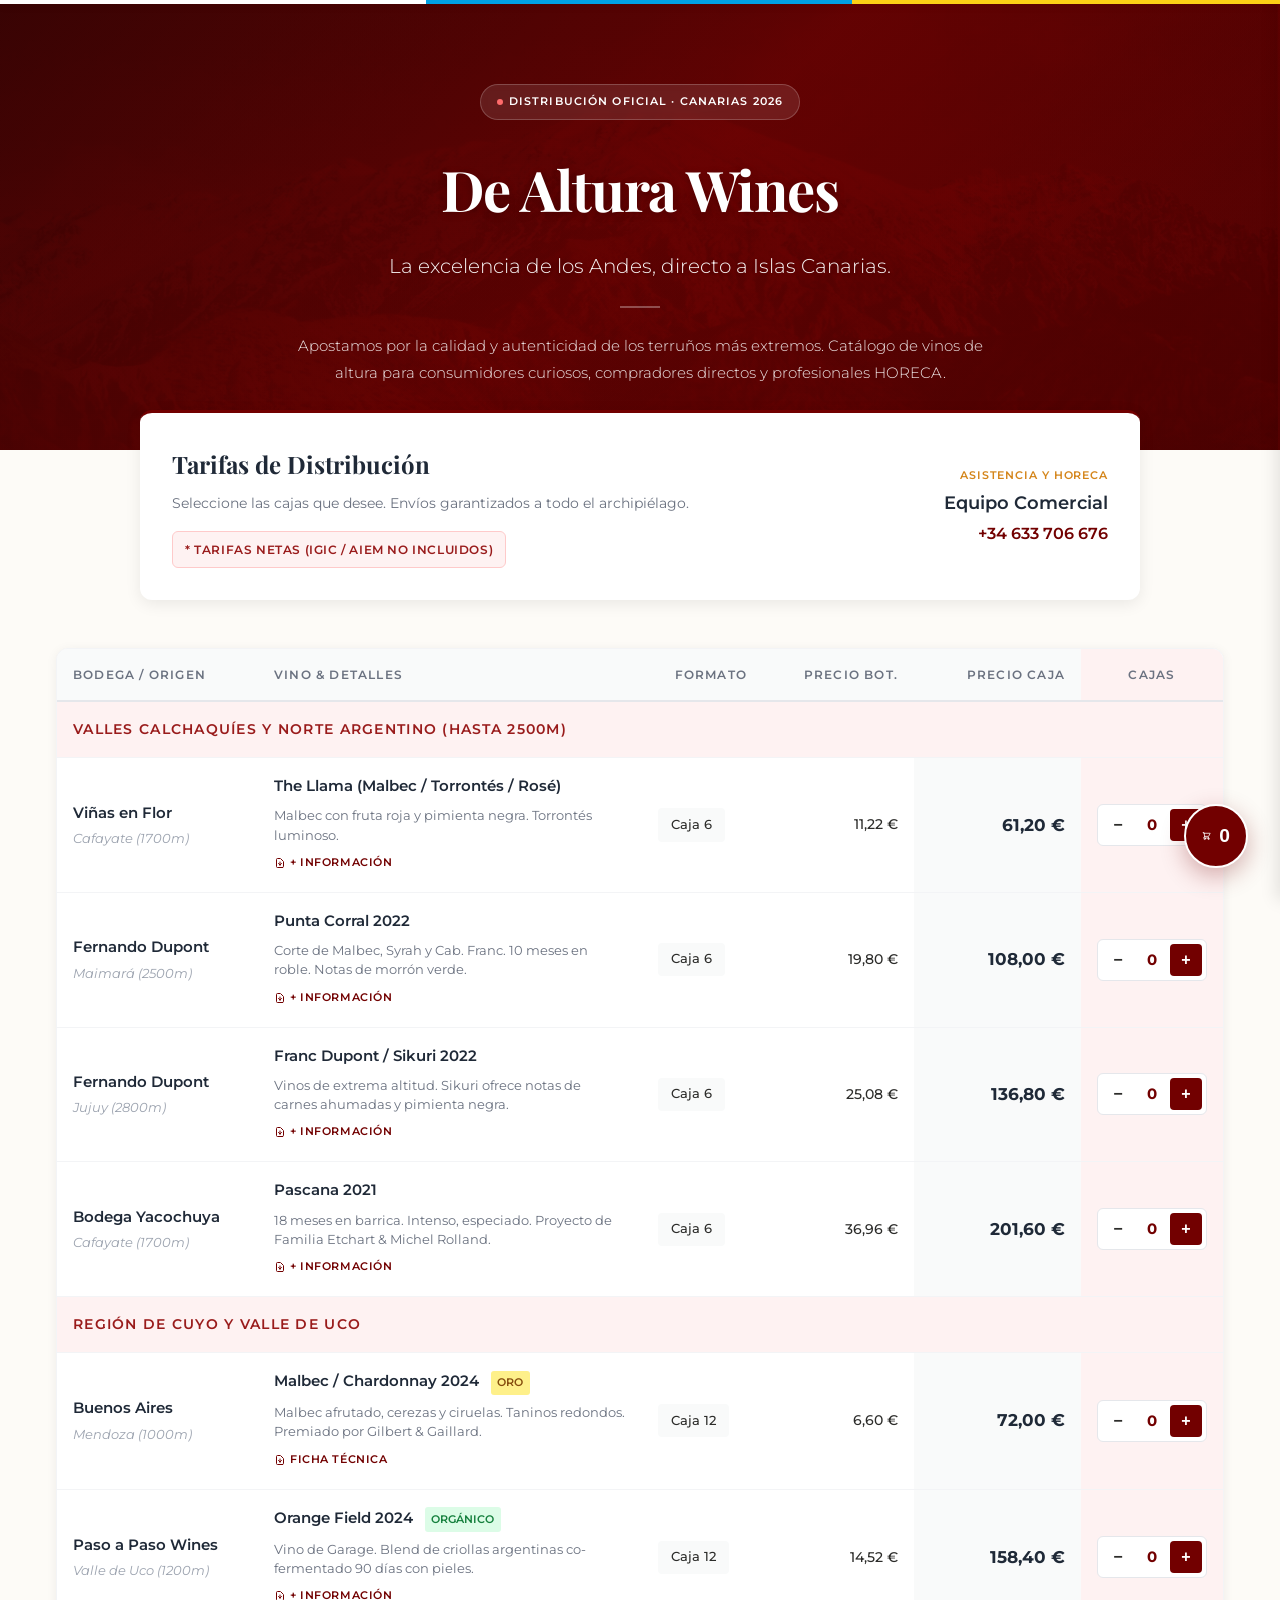
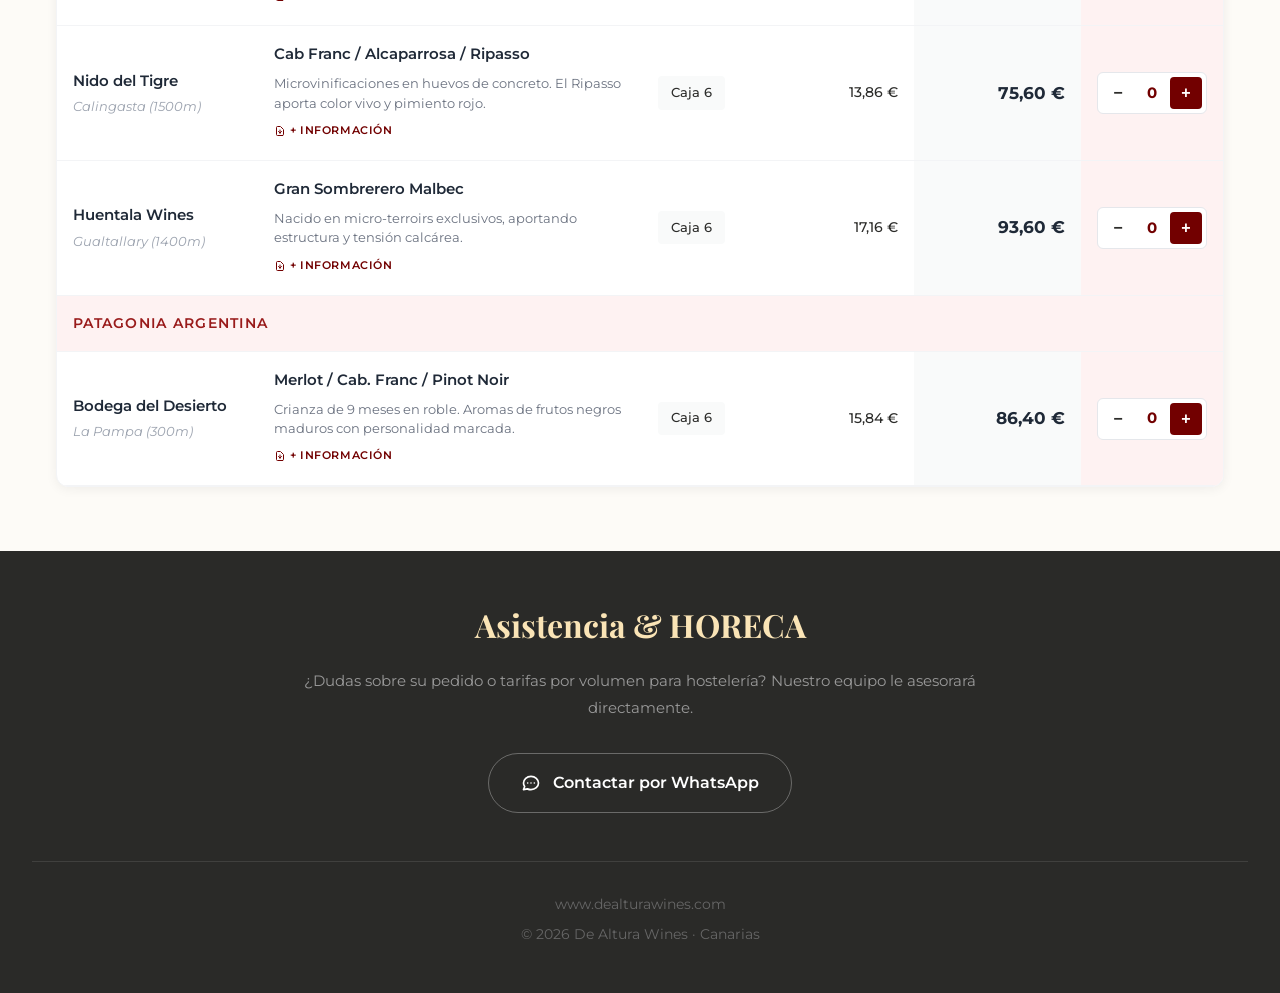
<file: vinosweb/index.html>
<!DOCTYPE html>
<html lang="es">
<head>
    <meta charset="UTF-8">
    <meta name="viewport" content="width=device-width, initial-scale=1.0">
    <title>De Altura Wines | Marketplace Canarias 2026</title>
    <link href="https://fonts.googleapis.com/css2?family=Playfair+Display:wght@400;700&family=Montserrat:wght@300;400;600&display=swap" rel="stylesheet">
    <style>
        * { margin: 0; padding: 0; box-sizing: border-box; }
        
        body {
            font-family: 'Montserrat', sans-serif;
            background-color: #fdfbf7;
            color: #2c2c2a;
            line-height: 1.6;
        }
        
        h1, h2, h3, h4 { font-family: 'Playfair Display', serif; font-weight: 700; }
        
        /* Color System */
        :root {
            --wine-dark: #4a0404;
            --wine-bright: #720000;
            --wine-accent: #a82828;
            --amber-light: #fae4b6;
            --amber-dark: #d4851a;
            --stone-50: #fef9f6;
            --stone-100: #f9fafa;
            --stone-200: #f3f4f6;
            --stone-400: #9ca3af;
            --stone-500: #6b7280;
            --stone-900: #1f2937;
            --red-50: #fef2f2;
            --red-100: #fee2e2;
            --red-800: #991b1b;
        }
        
        /* Canarias Flag Bar */
        .canarias-flag-bar {
            height: 4px;
            background: linear-gradient(to right, #ffffff 33.3%, #00a1e4 33.3%, #00a1e4 66.6%, #fcd116 66.6%);
            position: fixed;
            top: 0;
            left: 0;
            right: 0;
            z-index: 100;
            box-shadow: 0 2px 8px rgba(0,0,0,0.08);
        }
        
        /* Header */
        .wine-header {
            background: linear-gradient(135deg, var(--wine-dark) 0%, var(--wine-bright) 100%);
            color: white;
            padding: 5rem 2rem 4rem;
            margin-top: 4px;
            position: relative;
            overflow: hidden;
            background-attachment: fixed;
            background-size: cover;
            background-position: center top;
        }
        
        .wine-header::before {
            content: '';
            position: absolute;
            inset: 0;
            background-image: url('imagenes/andes-hero.png');
            background-size: cover;
            background-position: center;
            opacity: 0.15;
            mix-blend-mode: overlay;
        }
        
        .wine-header::after {
            content: '';
            position: absolute;
            inset: 0;
            background: linear-gradient(135deg, rgba(42, 2, 2, 0.5) 0%, rgba(114, 0, 0, 0.3) 50%, rgba(42, 2, 2, 0.4) 100%);
        }
        
        .header-content {
            max-width: 900px;
            margin: 0 auto;
            position: relative;
            z-index: 10;
            text-align: center;
        }
        
        .header-badge {
            display: inline-flex;
            align-items: center;
            gap: 6px;
            padding: 0.5rem 1rem;
            background: rgba(255, 255, 255, 0.1);
            border: 1px solid rgba(255, 255, 255, 0.2);
            border-radius: 20px;
            font-size: 0.7rem;
            font-weight: 600;
            letter-spacing: 0.1em;
            text-transform: uppercase;
            margin-bottom: 1.5rem;
            backdrop-filter: blur(8px);
        }
        
        .pulse-dot {
            width: 6px;
            height: 6px;
            border-radius: 50%;
            background: #ff6b6b;
            animation: pulse 2s infinite;
        }
        
        @keyframes pulse {
            0%, 100% { opacity: 1; }
            50% { opacity: 0.5; }
        }
        
        .header-badge span { display: inline; }
        
        .header-title {
            font-size: 3.5rem;
            font-weight: 700;
            margin-bottom: 1rem;
            letter-spacing: -0.02em;
            text-shadow: 0 2px 8px rgba(0,0,0,0.2);
        }
        
        @media (max-width: 768px) {
            .header-title { font-size: 2.5rem; }
        }
        
        .header-subtitle {
            font-size: 1.25rem;
            font-weight: 300;
            opacity: 0.95;
            max-width: 600px;
            margin: 0 auto 1.5rem;
            text-shadow: 0 1px 4px rgba(0,0,0,0.2);
        }
        
        .header-divider {
            width: 40px;
            height: 2px;
            background: rgba(255, 255, 255, 0.3);
            margin: 1.5rem auto;
        }
        
        .header-description {
            font-size: 0.95rem;
            font-weight: 300;
            max-width: 700px;
            margin: 0 auto;
            opacity: 0.9;
            line-height: 1.8;
        }
        
        /* Info Card */
        .info-card {
            background: white;
            border-radius: 12px;
            box-shadow: 0 4px 16px rgba(0,0,0,0.08);
            padding: 2rem;
            max-width: 1000px;
            margin: -40px auto 0;
            position: relative;
            z-index: 20;
            display: grid;
            grid-template-columns: 1fr auto;
            gap: 2rem;
            align-items: center;
            border-top: 3px solid var(--wine-bright);
        }
        
        @media (max-width: 768px) {
            .info-card {
                grid-template-columns: 1fr;
                margin: -30px 1rem 0;
            }
        }
        
        .info-content h2 {
            font-size: 1.5rem;
            margin-bottom: 0.5rem;
            color: var(--stone-900);
        }
        
        .info-content p {
            color: var(--stone-500);
            font-size: 0.9rem;
            margin-bottom: 1rem;
        }
        
        .info-badge {
            display: inline-block;
            background: var(--red-50);
            color: var(--red-800);
            font-size: 0.75rem;
            font-weight: 600;
            padding: 0.5rem 0.75rem;
            border-radius: 6px;
            border: 1px solid #fecaca;
            text-transform: uppercase;
            letter-spacing: 0.05em;
        }
        
        .contact-block {
            text-align: right;
        }
        
        .contact-label {
            font-size: 0.7rem;
            text-transform: uppercase;
            color: var(--amber-dark);
            font-weight: 600;
            letter-spacing: 0.08em;
            margin-bottom: 0.25rem;
        }
        
        .contact-name {
            font-size: 1.1rem;
            font-weight: 600;
            color: var(--stone-900);
            margin-bottom: 0.25rem;
        }
        
        .contact-phone {
            font-size: 1rem;
            color: var(--wine-bright);
            font-weight: 600;
        }
        
        /* Main Content */
        main {
            max-width: 1200px;
            margin: 3rem auto;
            padding: 0 1rem;
        }
        
        .catalog-wrapper {
            background: white;
            border-radius: 12px;
            box-shadow: 0 2px 12px rgba(0,0,0,0.06);
            overflow: hidden;
            border: 1px solid #f3f4f6;
        }
        
        /* Table Styles */
        .table-container {
            overflow-x: auto;
        }
        
        table {
            width: 100%;
            border-collapse: collapse;
            min-width: 1000px;
        }
        
        thead {
            background: var(--stone-100);
            border-bottom: 2px solid #e5e7eb;
        }
        
        th {
            padding: 1rem;
            text-align: left;
            font-size: 0.75rem;
            font-weight: 600;
            text-transform: uppercase;
            letter-spacing: 0.1em;
            color: var(--stone-500);
        }
        
        tbody tr {
            border-bottom: 1px solid var(--stone-200);
            transition: background-color 0.2s ease;
        }
        
        tbody tr:hover {
            background-color: var(--stone-50);
        }
        
        tbody tr.selected-row {
            background-color: var(--red-50);
        }
        
        td {
            padding: 1rem;
            vertical-align: middle;
            font-size: 0.9rem;
        }
        
        .region-header {
            background-color: var(--red-50);
            color: var(--red-800);
            font-weight: 600;
            text-transform: uppercase;
            letter-spacing: 0.1em;
            font-size: 0.8rem;
            padding: 0.75rem 1rem;
        }
        
        .bodega-name {
            font-weight: 600;
            color: var(--stone-900);
            font-size: 0.95rem;
        }
        
        .bodega-location {
            color: var(--stone-400);
            font-size: 0.8rem;
            font-style: italic;
            margin-top: 0.25rem;
        }
        
        .wine-name {
            font-weight: 600;
            color: var(--stone-900);
            margin-bottom: 0.5rem;
            font-size: 0.95rem;
        }
        
        .wine-notes {
            font-size: 0.8rem;
            color: var(--stone-500);
            line-height: 1.5;
            margin-bottom: 0.5rem;
        }
        
        .wine-link {
            display: inline-flex;
            align-items: center;
            gap: 4px;
            font-size: 0.7rem;
            font-weight: 600;
            text-transform: uppercase;
            letter-spacing: 0.05em;
            color: var(--wine-bright);
            text-decoration: none;
            transition: color 0.2s;
        }
        
        .wine-link:hover {
            color: var(--wine-dark);
        }
        
        .wine-link svg {
            width: 12px;
            height: 12px;
        }
        
        .format-tag {
            display: inline-block;
            background: var(--stone-100);
            color: var(--stone-600);
            font-size: 0.8rem;
            font-weight: 500;
            padding: 0.4rem 0.8rem;
            border-radius: 4px;
            text-align: center;
        }
        
        .price-bottle {
            text-align: right;
            color: var(--stone-600);
            font-weight: 500;
        }
        
        .price-box {
            text-align: right;
            font-weight: 700;
            color: var(--stone-900);
            font-size: 1.05rem;
            background: var(--stone-100);
            padding: 1rem !important;
        }
        
        .qty-cell {
            text-align: center;
            background: var(--red-50);
            padding: 1rem !important;
        }
        
        .qty-controls {
            display: flex;
            align-items: center;
            justify-content: center;
            gap: 6px;
            background: white;
            border: 1px solid #e5e7eb;
            border-radius: 6px;
            padding: 4px;
            width: fit-content;
            margin: 0 auto;
        }
        
        .qty-btn {
            width: 32px;
            height: 32px;
            border: none;
            background: none;
            font-size: 1rem;
            cursor: pointer;
            color: var(--stone-600);
            border-radius: 4px;
            transition: background-color 0.2s, color 0.2s;
            display: flex;
            align-items: center;
            justify-content: center;
            font-weight: 600;
        }
        
        .qty-btn:hover {
            background-color: var(--stone-200);
        }
        
        .qty-btn.plus {
            background-color: var(--wine-bright);
            color: white;
        }
        
        .qty-btn.plus:hover {
            background-color: var(--wine-dark);
        }
        
        .qty-display {
            font-weight: 700;
            color: var(--wine-bright);
            font-size: 0.95rem;
            width: 24px;
            text-align: center;
        }
        
        /* Cart Button */
        .cart-button {
            position: fixed;
            bottom: 2rem;
            right: 2rem;
            z-index: 50;
            background: var(--wine-bright);
            color: white;
            border: 2px solid white;
            padding: 1rem;
            border-radius: 50%;
            width: 64px;
            height: 64px;
            display: flex;
            align-items: center;
            justify-content: center;
            cursor: pointer;
            box-shadow: 0 8px 24px rgba(114, 0, 0, 0.3);
            transition: transform 0.2s, box-shadow 0.2s;
            font-weight: 700;
            font-size: 1.2rem;
        }
        
        .cart-button:hover {
            transform: scale(1.1);
            box-shadow: 0 12px 32px rgba(114, 0, 0, 0.4);
        }
        
        .cart-button svg {
            width: 24px;
            height: 24px;
            margin-right: 8px;
        }
        
        .cart-count {
            position: absolute;
            top: -8px;
            right: -8px;
            background: #ff6b6b;
            color: white;
            width: 28px;
            height: 28px;
            border-radius: 50%;
            display: flex;
            align-items: center;
            justify-content: center;
            font-size: 0.9rem;
            font-weight: 700;
            border: 2px solid white;
        }
        
        .cart-count.updated {
            animation: bounce 0.4s ease-in-out;
        }
        
        @keyframes bounce {
            0%, 100% { transform: scale(1); }
            50% { transform: scale(1.3); }
        }
        
        /* Cart Drawer */
        .cart-overlay {
            position: fixed;
            inset: 0;
            background: rgba(0,0,0,0.5);
            display: none;
            z-index: 60;
            backdrop-filter: blur(4px);
        }
        
        .cart-overlay.active {
            display: block;
        }
        
        .cart-drawer {
            position: fixed;
            top: 0;
            right: 0;
            height: 100vh;
            width: 100%;
            max-width: 420px;
            background: white;
            z-index: 70;
            transform: translateX(100%);
            transition: transform 0.3s ease-in-out;
            display: flex;
            flex-direction: column;
            box-shadow: -4px 0 16px rgba(0,0,0,0.1);
        }
        
        .cart-drawer.active {
            transform: translateX(0);
        }
        
        .cart-header {
            background: var(--stone-50);
            border-bottom: 1px solid #e5e7eb;
            padding: 1.5rem;
            display: flex;
            justify-content: space-between;
            align-items: center;
        }
        
        .cart-header h2 {
            font-size: 1.5rem;
            margin: 0;
            color: var(--wine-dark);
        }
        
        .close-btn {
            background: none;
            border: none;
            font-size: 2rem;
            color: var(--stone-400);
            cursor: pointer;
            width: 44px;
            height: 44px;
            display: flex;
            align-items: center;
            justify-content: center;
            transition: color 0.2s;
        }
        
        .close-btn:hover {
            color: var(--stone-900);
        }
        
        .cart-items {
            flex: 1;
            overflow-y: auto;
            padding: 1.5rem;
        }
        
        .cart-item {
            display: flex;
            justify-content: space-between;
            align-items: flex-start;
            gap: 1rem;
            padding-bottom: 1rem;
            border-bottom: 1px solid var(--stone-200);
        }
        
        .cart-item:last-child {
            border-bottom: none;
        }
        
        .cart-item-name {
            font-weight: 600;
            color: var(--stone-900);
            font-size: 0.95rem;
            margin-bottom: 0.25rem;
        }
        
        .cart-item-qty {
            font-size: 0.8rem;
            color: var(--amber-dark);
            font-weight: 600;
        }
        
        .cart-item-qty-note {
            font-size: 0.75rem;
            color: var(--stone-400);
        }
        
        .cart-item-price {
            font-weight: 700;
            color: var(--wine-bright);
            font-size: 1rem;
            white-space: nowrap;
        }
        
        .cart-empty {
            text-align: center;
            color: var(--stone-400);
            font-style: italic;
            padding: 3rem 1rem;
        }
        
        .cart-footer {
            background: var(--stone-50);
            border-top: 1px solid #e5e7eb;
            padding: 1.5rem;
        }
        
        .cart-total {
            display: flex;
            justify-content: space-between;
            align-items: center;
            font-size: 1.1rem;
            font-weight: 700;
            color: var(--stone-900);
            margin-bottom: 1rem;
        }
        
        .cart-note {
            font-size: 0.7rem;
            color: var(--stone-500);
            text-transform: uppercase;
            letter-spacing: 0.05em;
            margin-bottom: 1rem;
            line-height: 1.6;
        }
        
        .checkout-btn {
            width: 100%;
            padding: 1rem;
            background: var(--wine-bright);
            color: white;
            border: none;
            border-radius: 8px;
            font-weight: 700;
            font-size: 1rem;
            cursor: pointer;
            transition: background-color 0.2s;
        }
        
        .checkout-btn:hover {
            background-color: var(--wine-dark);
        }
        
        /* Footer */
        footer {
            background: #2a2a28;
            color: white;
            padding: 3rem 2rem;
            margin-top: 4rem;
            text-align: center;
        }
        
        footer h2 {
            font-size: 2rem;
            margin-bottom: 1rem;
            color: var(--amber-light);
        }
        
        footer p {
            color: #999;
            margin-bottom: 2rem;
            max-width: 700px;
            margin-left: auto;
            margin-right: auto;
            font-size: 0.95rem;
            line-height: 1.8;
        }
        
        .whatsapp-btn {
            display: inline-flex;
            align-items: center;
            gap: 12px;
            border: 1px solid rgba(255, 255, 255, 0.3);
            color: white;
            padding: 1rem 2rem;
            border-radius: 40px;
            text-decoration: none;
            font-weight: 600;
            transition: background-color 0.2s;
        }
        
        .whatsapp-btn:hover {
            background-color: rgba(255, 255, 255, 0.1);
        }
        
        .whatsapp-btn svg {
            width: 20px;
            height: 20px;
        }
        
        .footer-bottom {
            margin-top: 3rem;
            padding-top: 2rem;
            border-top: 1px solid rgba(255, 255, 255, 0.1);
            font-size: 0.85rem;
            color: #666;
            display: flex;
            flex-direction: column;
            gap: 0.5rem;
        }
        
        @media (max-width: 768px) {
            .header-title { font-size: 2.2rem; }
            .header-subtitle { font-size: 1.1rem; }
            .table-container { font-size: 0.85rem; }
            th, td { padding: 0.75rem; }
            .cart-drawer {
                max-width: 100%;
            }
        }
    </style>
</head>
<body>
    <!-- Canarias Flag Bar -->
    <div class="canarias-flag-bar"></div>
    
    <!-- Header -->
    <header class="wine-header">
        <div class="header-content">
            <div class="header-badge">
                <span class="pulse-dot"></span>
                <span>Distribución Oficial · Canarias 2026</span>
            </div>
            <h1 class="header-title">De Altura Wines</h1>
            <p class="header-subtitle">La excelencia de los Andes, directo a Islas Canarias.</p>
            <div class="header-divider"></div>
            <p class="header-description">Apostamos por la calidad y autenticidad de los terruños más extremos. Catálogo de vinos de altura para consumidores curiosos, compradores directos y profesionales HORECA.</p>
        </div>
    </header>
    
    <!-- Info Card -->
    <section style="padding: 0 1rem;">
        <div class="info-card">
            <div class="info-content">
                <h2>Tarifas de Distribución</h2>
                <p>Seleccione las cajas que desee. Envíos garantizados a todo el archipiélago.</p>
                <div class="info-badge">* Tarifas netas (IGIC / AIEM no incluidos)</div>
            </div>
            <div class="contact-block">
                <div class="contact-label">Asistencia y HORECA</div>
                <div class="contact-name">Equipo Comercial</div>
                <div class="contact-phone">+34 633 706 676</div>
            </div>
        </div>
    </section>
    
    <!-- Main Catalog -->
    <main>
        <div class="catalog-wrapper">
            <div class="table-container">
                <table id="product-list">
                    <thead>
                        <tr>
                            <th style="width: 18%;">Bodega / Origen</th>
                            <th style="width: 35%;">Vino & Detalles</th>
                            <th style="width: 12%; text-align: center;">Formato</th>
                            <th style="width: 12%; text-align: right;">Precio Bot.</th>
                            <th style="width: 15%; text-align: right; background: var(--stone-100);">Precio Caja</th>
                            <th style="width: 8%; text-align: center; background: var(--red-50);">Cajas</th>
                        </tr>
                    </thead>
                    <tbody>
                        <!-- NORTE -->
                        <tr class="region-header">
                            <td colspan="6">Valles Calchaquíes y Norte Argentino (Hasta 2500m)</td>
                        </tr>
                        
                        <tr data-name="The Llama (Malbec / Torrontés / Rosé)" data-bottle="11.22" data-box="6">
                            <td>
                                <div class="bodega-name">Viñas en Flor</div>
                                <div class="bodega-location">Cafayate (1700m)</div>
                            </td>
                            <td>
                                <div class="wine-name">The Llama (Malbec / Torrontés / Rosé)</div>
                                <div class="wine-notes">Malbec con fruta roja y pimienta negra. Torrontés luminoso.</div>
                                <a href="https://dealturawines.com/es/" target="_blank" class="wine-link">
                                    <svg fill="none" stroke="currentColor" viewBox="0 0 24 24"><path stroke-linecap="round" stroke-linejoin="round" stroke-width="2" d="M12 10v6m0 0l-3-3m3 3l3-3m2 8H7a2 2 0 01-2-2V5a2 2 0 012-2h5.586a1 1 0 01.707.293l5.414 5.414a1 1 0 01.293.707V19a2 2 0 01-2 2z"></path></svg>
                                    + Información
                                </a>
                            </td>
                            <td><span class="format-tag">Caja 6</span></td>
                            <td class="price-bottle">11,22 €</td>
                            <td class="price-box">61,20 €</td>
                            <td class="qty-cell">
                                <div class="qty-controls">
                                    <button class="qty-btn minus" onclick="updateTableQty(this, -1)">−</button>
                                    <span class="qty-display">0</span>
                                    <button class="qty-btn plus" onclick="updateTableQty(this, 1)">+</button>
                                </div>
                            </td>
                        </tr>
                        
                        <tr data-name="Punta Corral 2022" data-bottle="19.80" data-box="6">
                            <td>
                                <div class="bodega-name">Fernando Dupont</div>
                                <div class="bodega-location">Maimará (2500m)</div>
                            </td>
                            <td>
                                <div class="wine-name">Punta Corral 2022</div>
                                <div class="wine-notes">Corte de Malbec, Syrah y Cab. Franc. 10 meses en roble. Notas de morrón verde.</div>
                                <a href="https://dealturawines.com/es/" target="_blank" class="wine-link">
                                    <svg fill="none" stroke="currentColor" viewBox="0 0 24 24"><path stroke-linecap="round" stroke-linejoin="round" stroke-width="2" d="M12 10v6m0 0l-3-3m3 3l3-3m2 8H7a2 2 0 01-2-2V5a2 2 0 012-2h5.586a1 1 0 01.707.293l5.414 5.414a1 1 0 01.293.707V19a2 2 0 01-2 2z"></path></svg>
                                    + Información
                                </a>
                            </td>
                            <td><span class="format-tag">Caja 6</span></td>
                            <td class="price-bottle">19,80 €</td>
                            <td class="price-box">108,00 €</td>
                            <td class="qty-cell">
                                <div class="qty-controls">
                                    <button class="qty-btn minus" onclick="updateTableQty(this, -1)">−</button>
                                    <span class="qty-display">0</span>
                                    <button class="qty-btn plus" onclick="updateTableQty(this, 1)">+</button>
                                </div>
                            </td>
                        </tr>
                        
                        <tr data-name="Franc Dupont / Sikuri 2022" data-bottle="25.08" data-box="6">
                            <td>
                                <div class="bodega-name">Fernando Dupont</div>
                                <div class="bodega-location">Jujuy (2800m)</div>
                            </td>
                            <td>
                                <div class="wine-name">Franc Dupont / Sikuri 2022</div>
                                <div class="wine-notes">Vinos de extrema altitud. Sikuri ofrece notas de carnes ahumadas y pimienta negra.</div>
                                <a href="https://dealturawines.com/es/" target="_blank" class="wine-link">
                                    <svg fill="none" stroke="currentColor" viewBox="0 0 24 24"><path stroke-linecap="round" stroke-linejoin="round" stroke-width="2" d="M12 10v6m0 0l-3-3m3 3l3-3m2 8H7a2 2 0 01-2-2V5a2 2 0 012-2h5.586a1 1 0 01.707.293l5.414 5.414a1 1 0 01.293.707V19a2 2 0 01-2 2z"></path></svg>
                                    + Información
                                </a>
                            </td>
                            <td><span class="format-tag">Caja 6</span></td>
                            <td class="price-bottle">25,08 €</td>
                            <td class="price-box">136,80 €</td>
                            <td class="qty-cell">
                                <div class="qty-controls">
                                    <button class="qty-btn minus" onclick="updateTableQty(this, -1)">−</button>
                                    <span class="qty-display">0</span>
                                    <button class="qty-btn plus" onclick="updateTableQty(this, 1)">+</button>
                                </div>
                            </td>
                        </tr>
                        
                        <tr data-name="Pascana 2021" data-bottle="36.96" data-box="6">
                            <td>
                                <div class="bodega-name">Bodega Yacochuya</div>
                                <div class="bodega-location">Cafayate (1700m)</div>
                            </td>
                            <td>
                                <div class="wine-name">Pascana 2021</div>
                                <div class="wine-notes">18 meses en barrica. Intenso, especiado. Proyecto de Familia Etchart & Michel Rolland.</div>
                                <a href="https://dealturawines.com/es/" target="_blank" class="wine-link">
                                    <svg fill="none" stroke="currentColor" viewBox="0 0 24 24"><path stroke-linecap="round" stroke-linejoin="round" stroke-width="2" d="M12 10v6m0 0l-3-3m3 3l3-3m2 8H7a2 2 0 01-2-2V5a2 2 0 012-2h5.586a1 1 0 01.707.293l5.414 5.414a1 1 0 01.293.707V19a2 2 0 01-2 2z"></path></svg>
                                    + Información
                                </a>
                            </td>
                            <td><span class="format-tag">Caja 6</span></td>
                            <td class="price-bottle">36,96 €</td>
                            <td class="price-box">201,60 €</td>
                            <td class="qty-cell">
                                <div class="qty-controls">
                                    <button class="qty-btn minus" onclick="updateTableQty(this, -1)">−</button>
                                    <span class="qty-display">0</span>
                                    <button class="qty-btn plus" onclick="updateTableQty(this, 1)">+</button>
                                </div>
                            </td>
                        </tr>
                        
                        <!-- CUYO -->
                        <tr class="region-header">
                            <td colspan="6">Región de Cuyo y Valle de Uco</td>
                        </tr>
                        
                        <tr data-name="Malbec / Chardonnay 2024" data-bottle="6.60" data-box="12">
                            <td>
                                <div class="bodega-name">Buenos Aires</div>
                                <div class="bodega-location">Mendoza (1000m)</div>
                            </td>
                            <td>
                                <div class="wine-name">Malbec / Chardonnay 2024 <span style="display: inline-block; background: #fef08a; color: #854d0e; font-size: 0.7rem; padding: 0.2rem 0.4rem; border-radius: 3px; font-weight: 600; margin-left: 0.5rem;">ORO</span></div>
                                <div class="wine-notes">Malbec afrutado, cerezas y ciruelas. Taninos redondos. Premiado por Gilbert & Gaillard.</div>
                                <a href="https://dealturawines.com/es/" target="_blank" class="wine-link">
                                    <svg fill="none" stroke="currentColor" viewBox="0 0 24 24"><path stroke-linecap="round" stroke-linejoin="round" stroke-width="2" d="M12 10v6m0 0l-3-3m3 3l3-3m2 8H7a2 2 0 01-2-2V5a2 2 0 012-2h5.586a1 1 0 01.707.293l5.414 5.414a1 1 0 01.293.707V19a2 2 0 01-2 2z"></path></svg>
                                    Ficha Técnica
                                </a>
                            </td>
                            <td><span class="format-tag">Caja 12</span></td>
                            <td class="price-bottle">6,60 €</td>
                            <td class="price-box">72,00 €</td>
                            <td class="qty-cell">
                                <div class="qty-controls">
                                    <button class="qty-btn minus" onclick="updateTableQty(this, -1)">−</button>
                                    <span class="qty-display">0</span>
                                    <button class="qty-btn plus" onclick="updateTableQty(this, 1)">+</button>
                                </div>
                            </td>
                        </tr>
                        
                        <tr data-name="Orange Field 2024" data-bottle="14.52" data-box="12">
                            <td>
                                <div class="bodega-name">Paso a Paso Wines</div>
                                <div class="bodega-location">Valle de Uco (1200m)</div>
                            </td>
                            <td>
                                <div class="wine-name">Orange Field 2024 <span style="display: inline-block; background: #dcfce7; color: #15803d; font-size: 0.7rem; padding: 0.2rem 0.4rem; border-radius: 3px; font-weight: 600; margin-left: 0.5rem;">ORGÁNICO</span></div>
                                <div class="wine-notes">Vino de Garage. Blend de criollas argentinas co-fermentado 90 días con pieles.</div>
                                <a href="https://dealturawines.com/es/" target="_blank" class="wine-link">
                                    <svg fill="none" stroke="currentColor" viewBox="0 0 24 24"><path stroke-linecap="round" stroke-linejoin="round" stroke-width="2" d="M12 10v6m0 0l-3-3m3 3l3-3m2 8H7a2 2 0 01-2-2V5a2 2 0 012-2h5.586a1 1 0 01.707.293l5.414 5.414a1 1 0 01.293.707V19a2 2 0 01-2 2z"></path></svg>
                                    + Información
                                </a>
                            </td>
                            <td><span class="format-tag">Caja 12</span></td>
                            <td class="price-bottle">14,52 €</td>
                            <td class="price-box">158,40 €</td>
                            <td class="qty-cell">
                                <div class="qty-controls">
                                    <button class="qty-btn minus" onclick="updateTableQty(this, -1)">−</button>
                                    <span class="qty-display">0</span>
                                    <button class="qty-btn plus" onclick="updateTableQty(this, 1)">+</button>
                                </div>
                            </td>
                        </tr>
                        
                        <tr data-name="Cab Franc / Ripasso" data-bottle="13.86" data-box="6">
                            <td>
                                <div class="bodega-name">Nido del Tigre</div>
                                <div class="bodega-location">Calingasta (1500m)</div>
                            </td>
                            <td>
                                <div class="wine-name">Cab Franc / Alcaparrosa / Ripasso</div>
                                <div class="wine-notes">Microvinificaciones en huevos de concreto. El Ripasso aporta color vivo y pimiento rojo.</div>
                                <a href="https://dealturawines.com/es/" target="_blank" class="wine-link">
                                    <svg fill="none" stroke="currentColor" viewBox="0 0 24 24"><path stroke-linecap="round" stroke-linejoin="round" stroke-width="2" d="M12 10v6m0 0l-3-3m3 3l3-3m2 8H7a2 2 0 01-2-2V5a2 2 0 012-2h5.586a1 1 0 01.707.293l5.414 5.414a1 1 0 01.293.707V19a2 2 0 01-2 2z"></path></svg>
                                    + Información
                                </a>
                            </td>
                            <td><span class="format-tag">Caja 6</span></td>
                            <td class="price-bottle">13,86 €</td>
                            <td class="price-box">75,60 €</td>
                            <td class="qty-cell">
                                <div class="qty-controls">
                                    <button class="qty-btn minus" onclick="updateTableQty(this, -1)">−</button>
                                    <span class="qty-display">0</span>
                                    <button class="qty-btn plus" onclick="updateTableQty(this, 1)">+</button>
                                </div>
                            </td>
                        </tr>
                        
                        <tr data-name="Gran Sombrerero Malbec" data-bottle="17.16" data-box="6">
                            <td>
                                <div class="bodega-name">Huentala Wines</div>
                                <div class="bodega-location">Gualtallary (1400m)</div>
                            </td>
                            <td>
                                <div class="wine-name">Gran Sombrerero Malbec</div>
                                <div class="wine-notes">Nacido en micro-terroirs exclusivos, aportando estructura y tensión calcárea.</div>
                                <a href="https://dealturawines.com/es/" target="_blank" class="wine-link">
                                    <svg fill="none" stroke="currentColor" viewBox="0 0 24 24"><path stroke-linecap="round" stroke-linejoin="round" stroke-width="2" d="M12 10v6m0 0l-3-3m3 3l3-3m2 8H7a2 2 0 01-2-2V5a2 2 0 012-2h5.586a1 1 0 01.707.293l5.414 5.414a1 1 0 01.293.707V19a2 2 0 01-2 2z"></path></svg>
                                    + Información
                                </a>
                            </td>
                            <td><span class="format-tag">Caja 6</span></td>
                            <td class="price-bottle">17,16 €</td>
                            <td class="price-box">93,60 €</td>
                            <td class="qty-cell">
                                <div class="qty-controls">
                                    <button class="qty-btn minus" onclick="updateTableQty(this, -1)">−</button>
                                    <span class="qty-display">0</span>
                                    <button class="qty-btn plus" onclick="updateTableQty(this, 1)">+</button>
                                </div>
                            </td>
                        </tr>
                        
                        <!-- PATAGONIA -->
                        <tr class="region-header">
                            <td colspan="6">Patagonia Argentina</td>
                        </tr>
                        
                        <tr data-name="Merlot / Cab. Franc / Pinot" data-bottle="15.84" data-box="6">
                            <td>
                                <div class="bodega-name">Bodega del Desierto</div>
                                <div class="bodega-location">La Pampa (300m)</div>
                            </td>
                            <td>
                                <div class="wine-name">Merlot / Cab. Franc / Pinot Noir</div>
                                <div class="wine-notes">Crianza de 9 meses en roble. Aromas de frutos negros maduros con personalidad marcada.</div>
                                <a href="https://dealturawines.com/es/" target="_blank" class="wine-link">
                                    <svg fill="none" stroke="currentColor" viewBox="0 0 24 24"><path stroke-linecap="round" stroke-linejoin="round" stroke-width="2" d="M12 10v6m0 0l-3-3m3 3l3-3m2 8H7a2 2 0 01-2-2V5a2 2 0 012-2h5.586a1 1 0 01.707.293l5.414 5.414a1 1 0 01.293.707V19a2 2 0 01-2 2z"></path></svg>
                                    + Información
                                </a>
                            </td>
                            <td><span class="format-tag">Caja 6</span></td>
                            <td class="price-bottle">15,84 €</td>
                            <td class="price-box">86,40 €</td>
                            <td class="qty-cell">
                                <div class="qty-controls">
                                    <button class="qty-btn minus" onclick="updateTableQty(this, -1)">−</button>
                                    <span class="qty-display">0</span>
                                    <button class="qty-btn plus" onclick="updateTableQty(this, 1)">+</button>
                                </div>
                            </td>
                        </tr>
                    </tbody>
                </table>
            </div>
        </div>
    </main>
    
    <!-- Cart Button -->
    <button class="cart-button" onclick="toggleCart()">
        <svg fill="none" stroke="currentColor" viewBox="0 0 24 24"><path stroke-linecap="round" stroke-linejoin="round" stroke-width="2" d="M3 3h2l.4 2M7 13h10l4-8H5.4M7 13L5.4 5M7 13l-2.293 2.293c-.63.63-.184 1.707.707 1.707H17m0 0a2 2 0 100 4 2 2 0 000-4zm-8 2a2 2 0 11-4 0 2 2 0 014 0z"></path></svg>
        <span id="cart-count">0</span>
        <div id="cart-count-badge" class="cart-count" style="display: none;">0</div>
    </button>
    
    <!-- Cart Drawer -->
    <div class="cart-overlay" id="cart-overlay" onclick="toggleCart()"></div>
    <aside class="cart-drawer" id="cart-drawer">
        <div class="cart-header">
            <h2>Su Pedido</h2>
            <button class="close-btn" onclick="toggleCart()">×</button>
        </div>
        <div class="cart-items" id="cart-items">
            <p class="cart-empty">Su carrito está vacío</p>
        </div>
        <div class="cart-footer">
            <div class="cart-total">
                <span>Subtotal Base:</span>
                <span id="cart-total">0,00 €</span>
            </div>
            <p class="cart-note">* IGIC / AIEM se calcularán en el siguiente paso (Stripe).</p>
            <button class="checkout-btn" onclick="checkout()">Procesar Pago Seguro</button>
        </div>
    </aside>
    
    <!-- Footer -->
    <footer>
        <h2>Asistencia & HORECA</h2>
        <p>¿Dudas sobre su pedido o tarifas por volumen para hostelería? Nuestro equipo le asesorará directamente.</p>
        <a href="https://wa.me/34633706676?text=Hola,%20deseo%20hacer%20una%20consulta%20sobre%20el%20Catálogo%20de%20Vinos" class="whatsapp-btn">
            <svg fill="none" stroke="currentColor" viewBox="0 0 24 24"><path stroke-linecap="round" stroke-linejoin="round" stroke-width="2" d="M8 12h.01M12 12h.01M16 12h.01M21 12c0 4.418-4.03 8-9 8a9.863 9.863 0 01-4.255-.949L3 20l1.395-3.72C3.512 15.042 3 13.574 3 12c0-4.418 4.03-8 9-8s9 3.582 9 8z"></path></svg>
            Contactar por WhatsApp
        </a>
        <div class="footer-bottom">
            <a href="https://dealturawines.com" style="color: inherit; text-decoration: none; transition: color 0.2s;" onmouseover="this.style.color='#d4851a'" onmouseout="this.style.color='inherit'">www.dealturawines.com</a>
            <span>© 2026 De Altura Wines · Canarias</span>
        </div>
    </footer>
    
    <!-- Cart Logic -->
    <script>
        let cart = {};
        
        function updateTableQty(btn, change) {
            const row = btn.closest('tr');
            const name = row.getAttribute('data-name');
            const bottlePrice = parseFloat(row.getAttribute('data-bottle'));
            const boxSize = parseInt(row.getAttribute('data-box'));
            const display = row.querySelector('.qty-display');
            
            let currentCajas = parseInt(display.innerText) || 0;
            let newCajas = Math.max(0, currentCajas + change);
            
            display.innerText = newCajas;
            
            if (newCajas > 0) {
                cart[name] = {
                    cajas: newCajas,
                    botellas: newCajas * boxSize,
                    precioCaja: bottlePrice * boxSize
                };
                row.classList.add('selected-row');
            } else {
                delete cart[name];
                row.classList.remove('selected-row');
            }
            
            renderCart();
        }
        
        function renderCart() {
            const itemsContainer = document.getElementById('cart-items');
            const totalContainer = document.getElementById('cart-total');
            const countContainer = document.getElementById('cart-count');
            const countBadge = document.getElementById('cart-count-badge');
            
            itemsContainer.innerHTML = '';
            let total = 0;
            let countCajas = 0;
            
            Object.keys(cart).forEach(name => {
                const item = cart[name];
                const itemTotal = item.cajas * item.precioCaja;
                total += itemTotal;
                countCajas += item.cajas;
                
                itemsContainer.innerHTML += `
                    <div class="cart-item">
                        <div style="flex: 1;">
                            <div class="cart-item-name">${name}</div>
                            <div class="cart-item-qty">${item.cajas} Caja(s)</div>
                            <div class="cart-item-qty-note">(${item.botellas} botellas)</div>
                        </div>
                        <div class="cart-item-price">${itemTotal.toFixed(2)} €</div>
                    </div>
                `;
            });
            
            if (countCajas === 0) {
                itemsContainer.innerHTML = '<p class="cart-empty">Su carrito está vacío</p>';
            }
            
            totalContainer.innerText = total.toFixed(2) + ' €';
            countContainer.innerText = countCajas;
            
            if (countCajas > 0) {
                countBadge.innerText = countCajas;
                countBadge.style.display = 'flex';
                countBadge.classList.add('updated');
                setTimeout(() => countBadge.classList.remove('updated'), 400);
            } else {
                countBadge.style.display = 'none';
            }
        }
        
        function toggleCart() {
            if (Object.keys(cart).length === 0 && !document.getElementById('cart-drawer').classList.contains('active')) {
                const btn = document.querySelector('.cart-button');
                btn.style.opacity = '0.6';
                setTimeout(() => { btn.style.opacity = '1'; }, 300);
                return;
            }
            
            document.getElementById('cart-drawer').classList.toggle('active');
            document.getElementById('cart-overlay').classList.toggle('active');
        }
        
        function checkout() {
            alert('Redirigiendo a la pasarela segura de pago...\n\n(Próxima Fase: Conexión con Stripe)');
            console.log("Resumen de Pedido:", cart);
        }
    </script>
</body>
</html>
</file>
